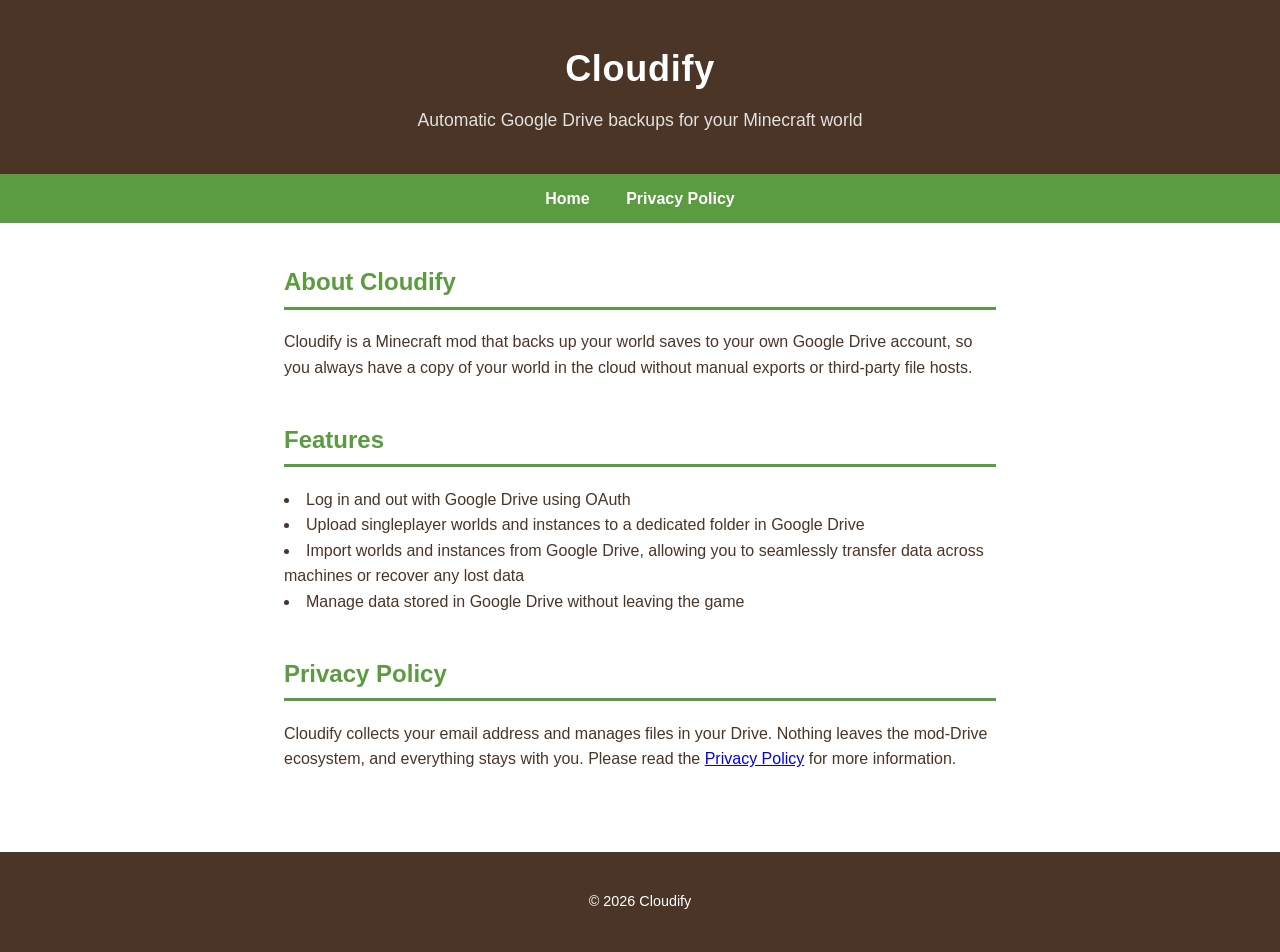
<file: docs/index.html>
<!DOCTYPE html>
<html lang="en">
<head>
<meta charset="UTF-8">
<meta name="viewport" content="width=device-width, initial-scale=1.0">
<title>Cloudify</title>
<link rel="stylesheet" href="styles.css">
</head>
<body>

<header>
  <h1>Cloudify</h1>
  <p>Automatic Google Drive backups for your Minecraft world</p>
</header>

<nav>
  <a href="index.html">Home</a>
  <a href="privacy.html">Privacy Policy</a>
</nav>

<main>
  <h2>About Cloudify</h2>
  <p>
    Cloudify is a Minecraft mod that backs up your world saves to your own Google Drive account, so you always have a copy of your world in the cloud without manual exports or third-party file hosts.
  </p>

  <h2>Features</h2>
    <p>
      <li>Log in and out with Google Drive using OAuth</li>
      <li>Upload singleplayer worlds and instances to a dedicated folder in Google Drive</li>
      <li>Import worlds and instances from Google Drive, allowing you to seamlessly transfer data across machines or recover any lost data</li>
      <li>Manage data stored in Google Drive without leaving the game</li>
    </p>

  <h2>Privacy Policy</h2>
  <p>
    Cloudify collects your email address and manages files in your Drive. Nothing leaves the mod-Drive ecosystem, and everything stays with you. Please read the <a href="privacy.html">Privacy Policy</a> for more information.
  </p>
</main>

<footer>
  <p>&copy; 2026 Cloudify</p>
</footer>

</body>
</html>
</file>
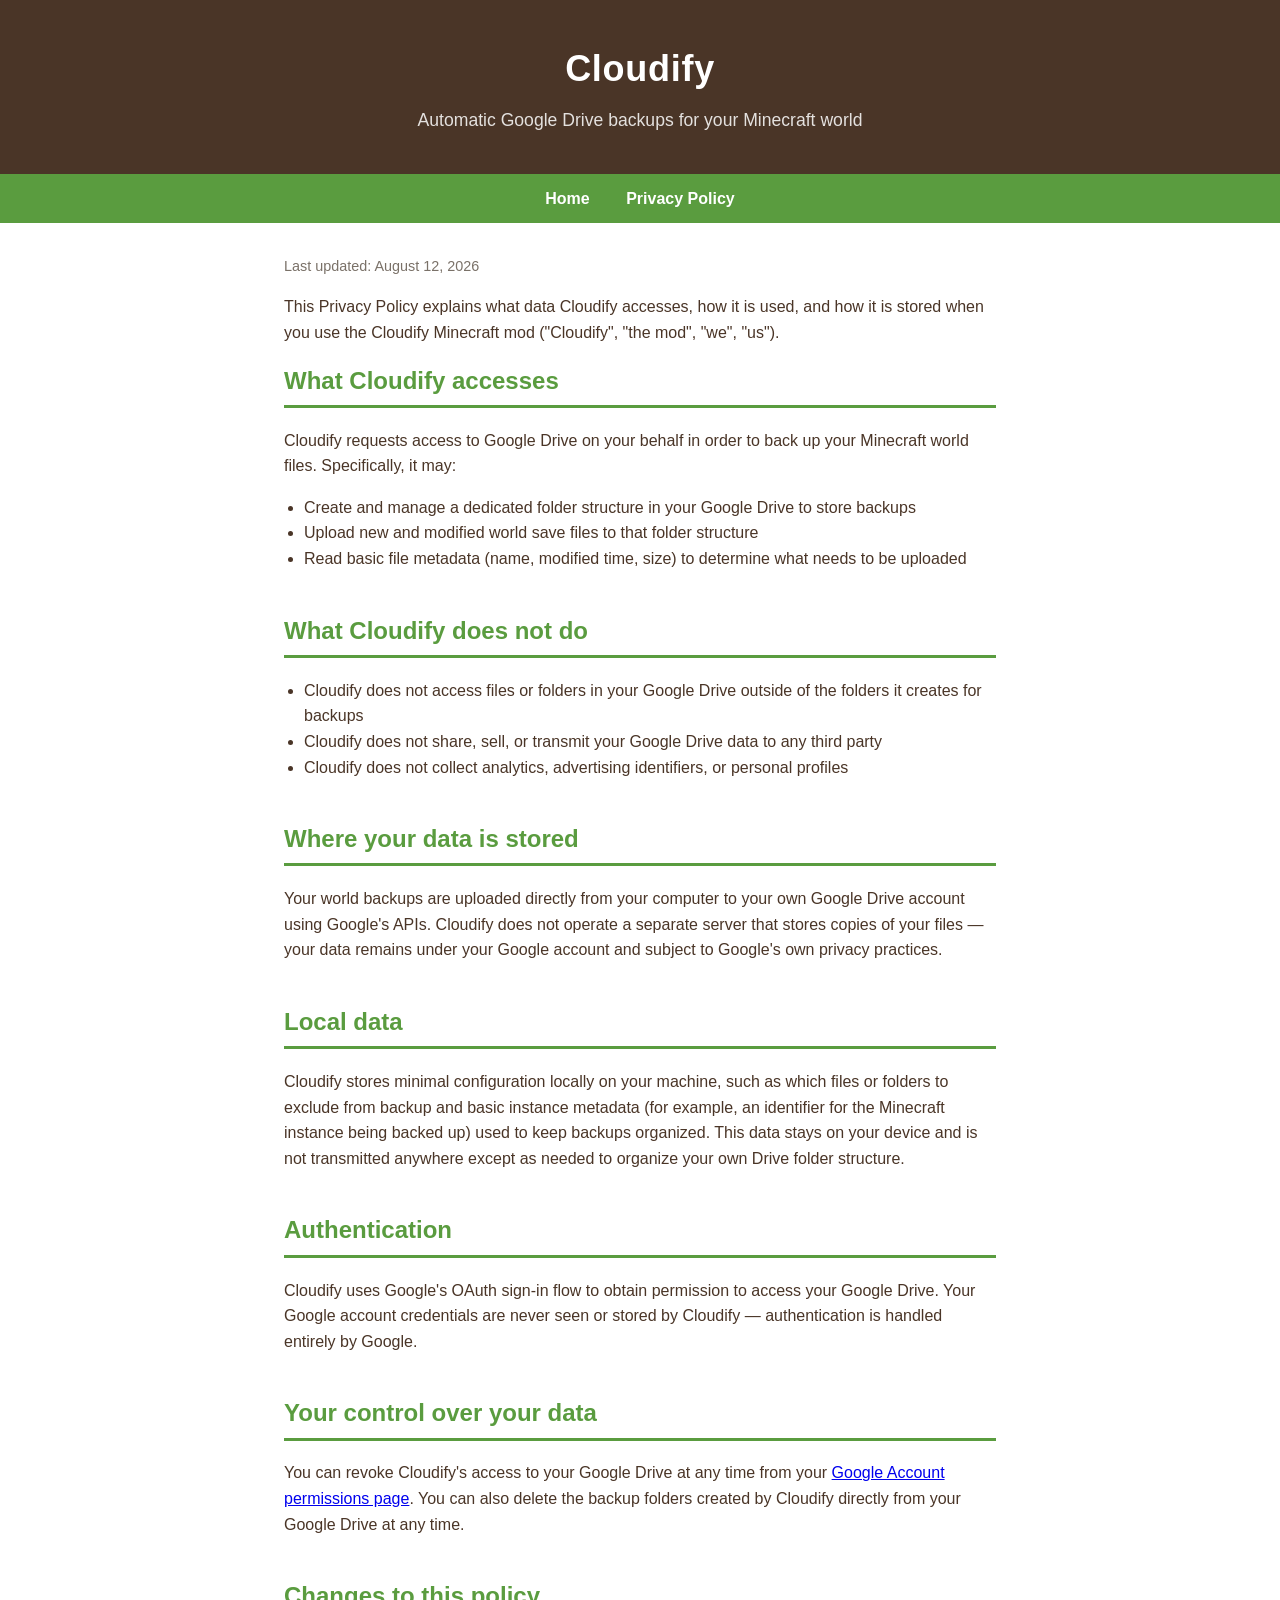
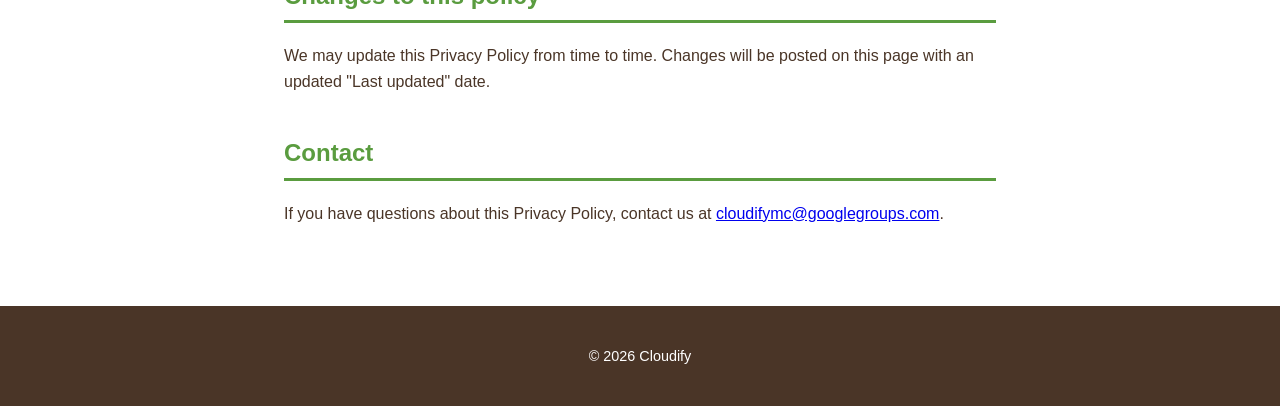
<file: docs/privacy.html>
<!DOCTYPE html>
<html lang="en">
<head>
<meta charset="UTF-8">
<meta name="viewport" content="width=device-width, initial-scale=1.0">
<title>Cloudify — Privacy Policy</title>
<link rel="stylesheet" href="styles.css">
</head>
<body>

<header>
  <h1>Cloudify</h1>
  <p>Automatic Google Drive backups for your Minecraft world</p>
</header>

<nav>
  <a href="index.html">Home</a>
  <a href="privacy.html">Privacy Policy</a>
</nav>

<main>
  <p class="updated">Last updated: August 12, 2026</p>

  <p>
    This Privacy Policy explains what data Cloudify accesses, how it is used, and how it is stored when you use the Cloudify Minecraft mod ("Cloudify", "the mod", "we", "us").
  </p>

  <h2>What Cloudify accesses</h2>
  <p>Cloudify requests access to Google Drive on your behalf in order to back up your Minecraft world files. Specifically, it may:</p>
  <ul>
    <li>Create and manage a dedicated folder structure in your Google Drive to store backups</li>
    <li>Upload new and modified world save files to that folder structure</li>
    <li>Read basic file metadata (name, modified time, size) to determine what needs to be uploaded</li>
  </ul>

  <h2>What Cloudify does not do</h2>
  <ul>
    <li>Cloudify does not access files or folders in your Google Drive outside of the folders it creates for backups</li>
    <li>Cloudify does not share, sell, or transmit your Google Drive data to any third party</li>
    <li>Cloudify does not collect analytics, advertising identifiers, or personal profiles</li>
  </ul>

  <h2>Where your data is stored</h2>
  <p>
    Your world backups are uploaded directly from your computer to your own Google Drive account using Google's APIs. Cloudify does not operate a separate server that stores copies of your files — your data remains under your Google account and subject to Google's own privacy practices.
  </p>

  <h2>Local data</h2>
  <p>
    Cloudify stores minimal configuration locally on your machine, such as which files or folders to exclude from backup and basic instance metadata (for example, an identifier for the Minecraft instance being backed up) used to keep backups organized. This data stays on your device and is not transmitted anywhere except as needed to organize your own Drive folder structure.
  </p>

  <h2>Authentication</h2>
  <p>
    Cloudify uses Google's OAuth sign-in flow to obtain permission to access your Google Drive. Your Google account credentials are never seen or stored by Cloudify — authentication is handled entirely by Google.
  </p>

  <h2>Your control over your data</h2>
  <p>
    You can revoke Cloudify's access to your Google Drive at any time from your <a href="https://myaccount.google.com/permissions" target="_blank" rel="noopener">Google Account permissions page</a>. You can also delete the backup folders created by Cloudify directly from your Google Drive at any time.
  </p>

  <h2>Changes to this policy</h2>
  <p>
    We may update this Privacy Policy from time to time. Changes will be posted on this page with an updated "Last updated" date.
  </p>

  <h2>Contact</h2>
  <p>
    If you have questions about this Privacy Policy, contact us at <a href="mailto:cloudifymc@googlegroups.com">cloudifymc@googlegroups.com</a>.
  </p>
</main>

<footer>
  <p>&copy; 2026 Cloudify</p>
</footer>

</body>
</html>
</file>
<file: docs/styles.css>
:root {
  --green: #5a9c3f;
  --brown: #4a3527;
  --white: #ffffff;
}
* { box-sizing: border-box; }
body {
  margin: 0;
  font-family: -apple-system, BlinkMacSystemFont, "Segoe UI", Roboto, Helvetica, Arial, sans-serif;
  color: var(--brown);
  background: var(--white);
  line-height: 1.6;
}
header {
  background: var(--brown);
  color: var(--white);
  padding: 2.5rem 1.5rem;
  text-align: center;
}
header h1 {
  margin: 0 0 0.5rem 0;
  font-size: 2.25rem;
  letter-spacing: 0.02em;
}
header p {
  margin: 0;
  color: var(--white);
  opacity: 0.85;
  font-size: 1.1rem;
}
nav {
  background: var(--green);
  text-align: center;
  padding: 0.75rem 0;
}
nav a {
  color: var(--white);
  text-decoration: none;
  font-weight: 600;
  margin: 0 1rem;
}
nav a:hover {
  text-decoration: underline;
}
main {
  max-width: 760px;
  margin: 0 auto;
  padding: 2.5rem 1.5rem 4rem 1.5rem;
}
h2 {
  color: var(--green);
  border-bottom: 3px solid var(--green);
  padding-bottom: 0.3rem;
  margin-top: 2.5rem;
}
h2:first-of-type {
  margin-top: 0;
}
.updated {
  color: #7a7168;
  font-size: 0.9rem;
  margin-top: -0.5rem;
}
ul {
  padding-left: 1.25rem;
}
footer {
  background: var(--brown);
  color: var(--white);
  text-align: center;
  padding: 1.5rem;
  font-size: 0.9rem;
}
footer a {
  color: var(--green);
}
</file>
